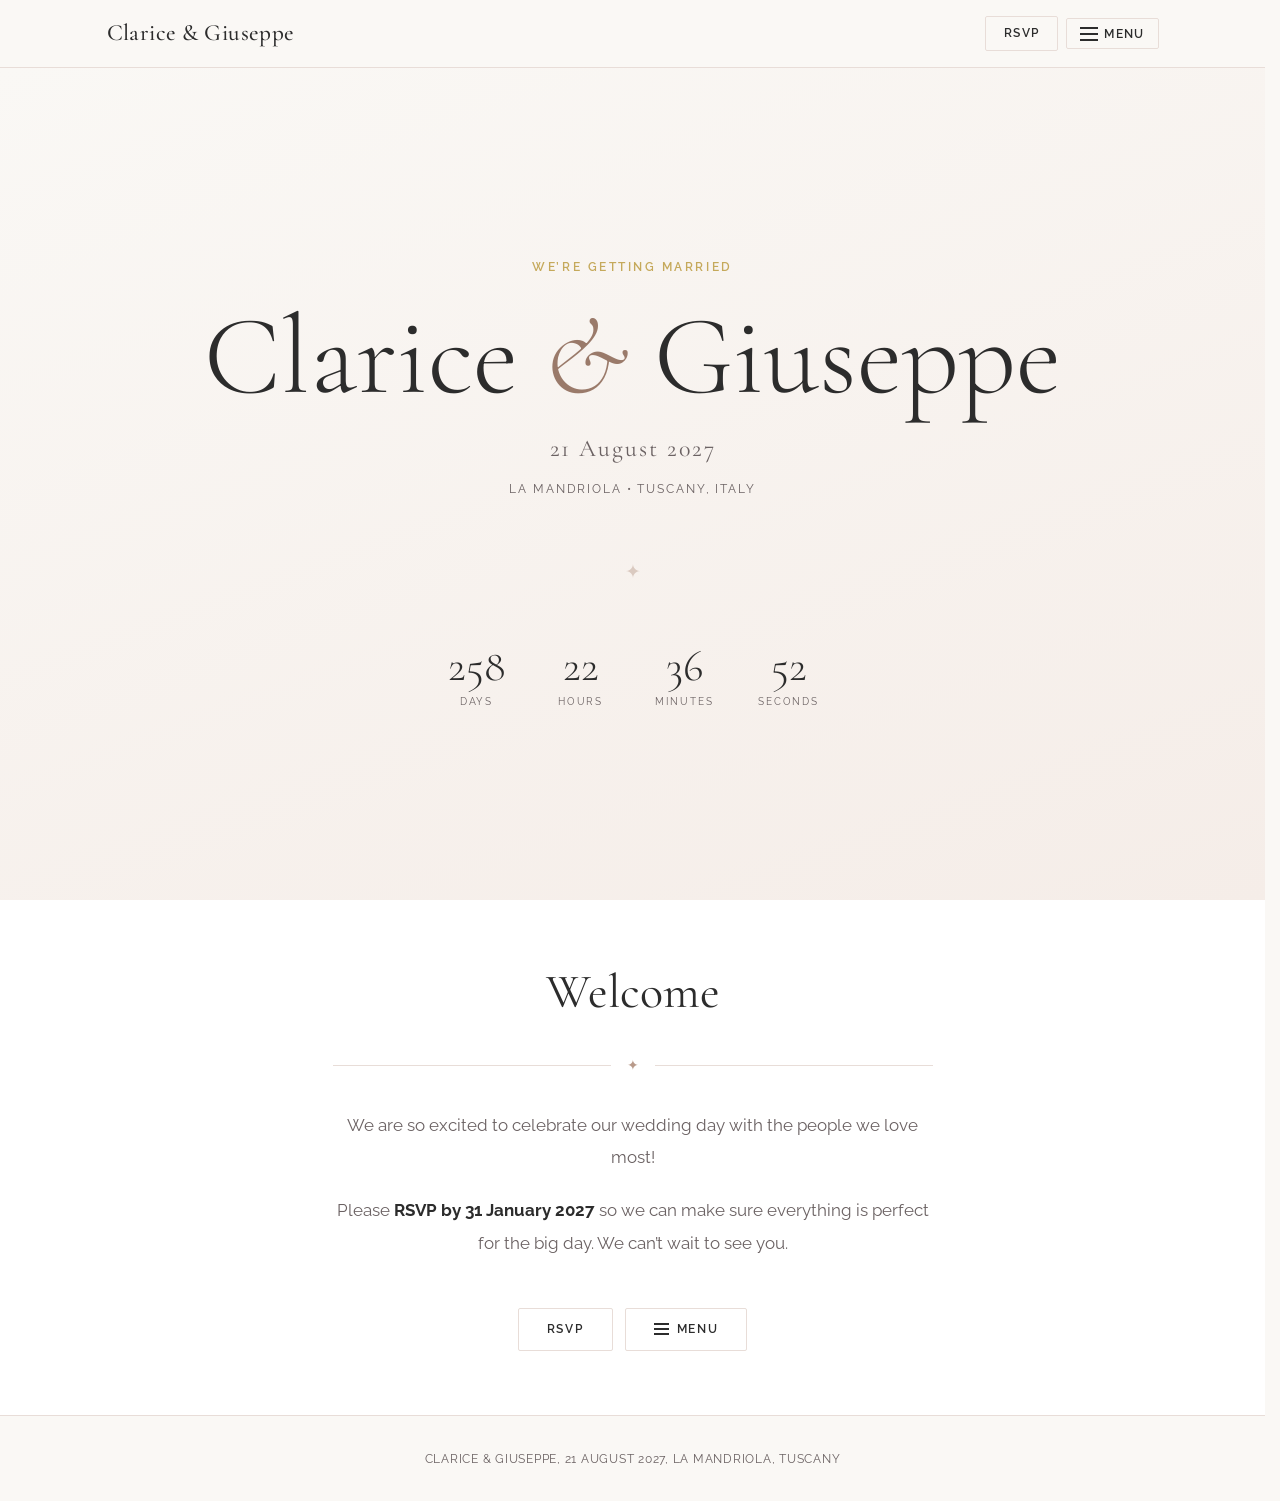
<file: index.html>
<!DOCTYPE html>
<html lang="en">
<head>
  <meta charset="UTF-8">
  <meta name="viewport" content="width=device-width, initial-scale=1.0">
  <title>Clarice &amp; Giuseppe | 21 August 2027</title>
  <meta name="description" content="Join us to celebrate the wedding of Clarice and Giuseppe, 21 August 2027.">
  <meta name="robots" content="noindex, nofollow">
  <link rel="stylesheet" href="css/style.css?v=4">
</head>
<body>

  <header class="site-header">
    <nav class="nav" aria-label="Main navigation">
      <a href="index.html" class="nav__brand">Clarice &amp; Giuseppe</a>
      <ul class="nav__links">
        <li><a href="index.html" aria-current="page">Home</a></li>
        <li><a href="schedule.html">Schedule</a></li>
        <li><a href="travel.html">Travel</a></li>
        <li><a href="accommodation.html">Accommodation</a></li>
        <li><a href="rsvp.html">RSVP</a></li>
        <li><a href="registry.html">Gifts</a></li>
        <li><a href="faq.html">FAQ</a></li>
      </ul>
    </nav>
  </header>

  <main>

    <section class="hero">
      <p class="hero__eyebrow">We&rsquo;re getting married</p>
      <h1 class="hero__names">Clarice <em>&amp;</em> Giuseppe</h1>
      <p class="hero__date">21 August 2027</p>
      <p class="hero__venue">La Mandriola &bull; Tuscany, Italy</p>
      <p class="hero__ornament" aria-hidden="true">&#10022;</p>
      <div class="countdown" id="countdown" aria-label="Time until the wedding">
        <div class="countdown__item">
          <span class="countdown__num" id="cd-days">--</span>
          <span class="countdown__label">Days</span>
        </div>
        <div class="countdown__item">
          <span class="countdown__num" id="cd-hours">--</span>
          <span class="countdown__label">Hours</span>
        </div>
        <div class="countdown__item">
          <span class="countdown__num" id="cd-mins">--</span>
          <span class="countdown__label">Minutes</span>
        </div>
        <div class="countdown__item">
          <span class="countdown__num" id="cd-secs">--</span>
          <span class="countdown__label">Seconds</span>
        </div>
      </div>
    </section>

    <section class="section section--alt">
      <div class="container">
        <div class="welcome">
          <h2 class="section__title">Welcome</h2>
          <div class="divider" aria-hidden="true">&#10022;</div>
          <p style="color: var(--muted); line-height: 1.95; font-size: 1.05rem;">
            We are so excited to celebrate our wedding day with the people we love most!
          </p>
          <p style="color: var(--muted); margin-top: 1.25rem; line-height: 1.95; font-size: 1.05rem;">
            Please <strong style="color: var(--text);">RSVP by 31 January 2027</strong> so we can
            make sure everything is perfect for the big day. We can&rsquo;t wait to see you.
          </p>
          <div class="quick-links">
            <a href="rsvp.html" class="btn btn--outline">RSVP</a>
            <details class="quick-menu">
              <summary class="btn btn--outline">
                <svg width="15" height="12" viewBox="0 0 15 12" fill="none" stroke="currentColor" stroke-width="2" stroke-linecap="round" aria-hidden="true">
                  <line x1="0" y1="1" x2="15" y2="1"/>
                  <line x1="0" y1="6" x2="15" y2="6"/>
                  <line x1="0" y1="11" x2="15" y2="11"/>
                </svg>
                Menu
              </summary>
              <div class="quick-menu__panel">
                <a href="schedule.html">Schedule</a>
                <a href="travel.html">Travel</a>
                <a href="accommodation.html">Accommodation</a>
                <a href="registry.html">Gifts</a>
                <a href="faq.html">FAQ</a>
              </div>
            </details>
          </div>
        </div>
      </div>
    </section>

  </main>

  <footer class="site-footer">
    <p>Clarice &amp; Giuseppe, 21 August 2027, La Mandriola, Tuscany</p>
  </footer>

  <script>
    const weddingDate = new Date('2027-08-21T00:01:00');
    const days  = document.getElementById('cd-days');
    const hours = document.getElementById('cd-hours');
    const mins  = document.getElementById('cd-mins');
    const secs  = document.getElementById('cd-secs');
    const wrap  = document.getElementById('countdown');

    function pad(n) { return String(n).padStart(2, '0'); }

    let timer;
    function tick() {
      const diff = weddingDate - Date.now();
      if (diff <= 0) {
        wrap.textContent = 'Today is the day!';
        if (timer) clearInterval(timer); // wedding has arrived — stop ticking
        return;
      }
      const totalSecs = Math.floor(diff / 1000);
      days.textContent  = pad(Math.floor(totalSecs / 86400));
      hours.textContent = pad(Math.floor((totalSecs % 86400) / 3600));
      mins.textContent  = pad(Math.floor((totalSecs % 3600) / 60));
      secs.textContent  = pad(totalSecs % 60);
    }

    tick();
    timer = setInterval(tick, 1000);
  </script>

  <script src="js/nav.js"></script>
  <script src="js/confetti.js"></script>

</body>
</html>
</file>
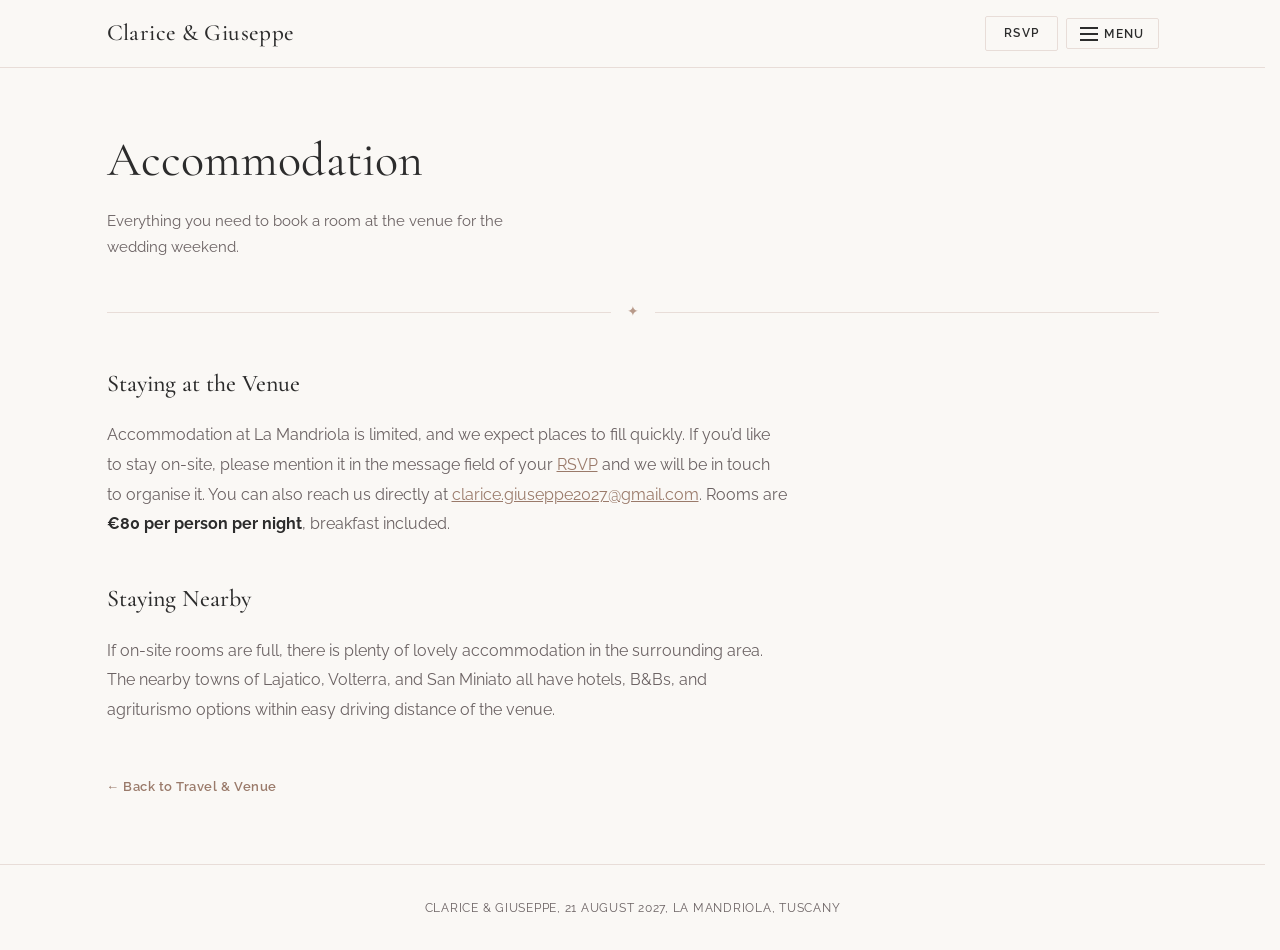
<file: accommodation.html>
<!DOCTYPE html>
<html lang="en">
<head>
  <meta charset="UTF-8">
  <meta name="viewport" content="width=device-width, initial-scale=1.0">
  <title>Accommodation | Clarice &amp; Giuseppe</title>
  <meta name="robots" content="noindex, nofollow">
  <link rel="stylesheet" href="css/style.css?v=4">
</head>
<body>

  <header class="site-header">
    <nav class="nav" aria-label="Main navigation">
      <a href="index.html" class="nav__brand">Clarice &amp; Giuseppe</a>
      <ul class="nav__links">
        <li><a href="index.html">Home</a></li>
        <li><a href="schedule.html">Schedule</a></li>
        <li><a href="travel.html">Travel</a></li>
        <li><a href="accommodation.html" aria-current="page">Accommodation</a></li>
        <li><a href="rsvp.html">RSVP</a></li>
        <li><a href="registry.html">Gifts</a></li>
        <li><a href="faq.html">FAQ</a></li>
      </ul>
    </nav>
  </header>

  <main>
    <section class="section">
      <div class="container">

        <h1 class="section__title">Accommodation</h1>
        <p class="section__subtitle">Everything you need to book a room at the venue for the wedding weekend.</p>

        <div class="divider" aria-hidden="true">&#10022;</div>

        <div style="max-width: 680px; margin-top: 2.5rem;">

          <h2 class="card__title" style="font-size: 1.5rem; margin-bottom: 1rem;">Staying at the Venue</h2>
          <p style="color: var(--muted); line-height: 1.85; margin-bottom: 2.5rem;">
            Accommodation at La Mandriola is limited, and we expect places to fill quickly.
            If you&rsquo;d like to stay on-site, please mention it in the message field of your <a href="rsvp.html" style="color: var(--rose-dark);">RSVP</a> and we will be in touch to organise it.
            You can also reach us directly at <a href="mailto:clarice.giuseppe2027@gmail.com" style="color: var(--rose-dark);">clarice.giuseppe2027@gmail.com</a>.
            Rooms are <strong style="color: var(--text);">&euro;80 per person per night</strong>, breakfast included.
          </p>

          <h2 class="card__title" style="font-size: 1.5rem; margin-bottom: 1rem;">Staying Nearby</h2>
          <p style="color: var(--muted); line-height: 1.85; margin-bottom: 2.5rem;">
            If on-site rooms are full, there is plenty of lovely accommodation in the surrounding area.
            The nearby towns of Lajatico, Volterra, and San Miniato all have hotels, B&amp;Bs, and
            agriturismo options within easy driving distance of the venue.
          </p>

          <p style="margin-top: 2rem;">
            <a href="travel.html" class="card__link">&larr; Back to Travel &amp; Venue</a>
          </p>

        </div>
      </div>
    </section>
  </main>

  <footer class="site-footer">
    <p>Clarice &amp; Giuseppe, 21 August 2027, La Mandriola, Tuscany</p>
  </footer>

  <script src="js/nav.js"></script>
  <script src="js/confetti.js"></script>
</body>
</html>
</file>
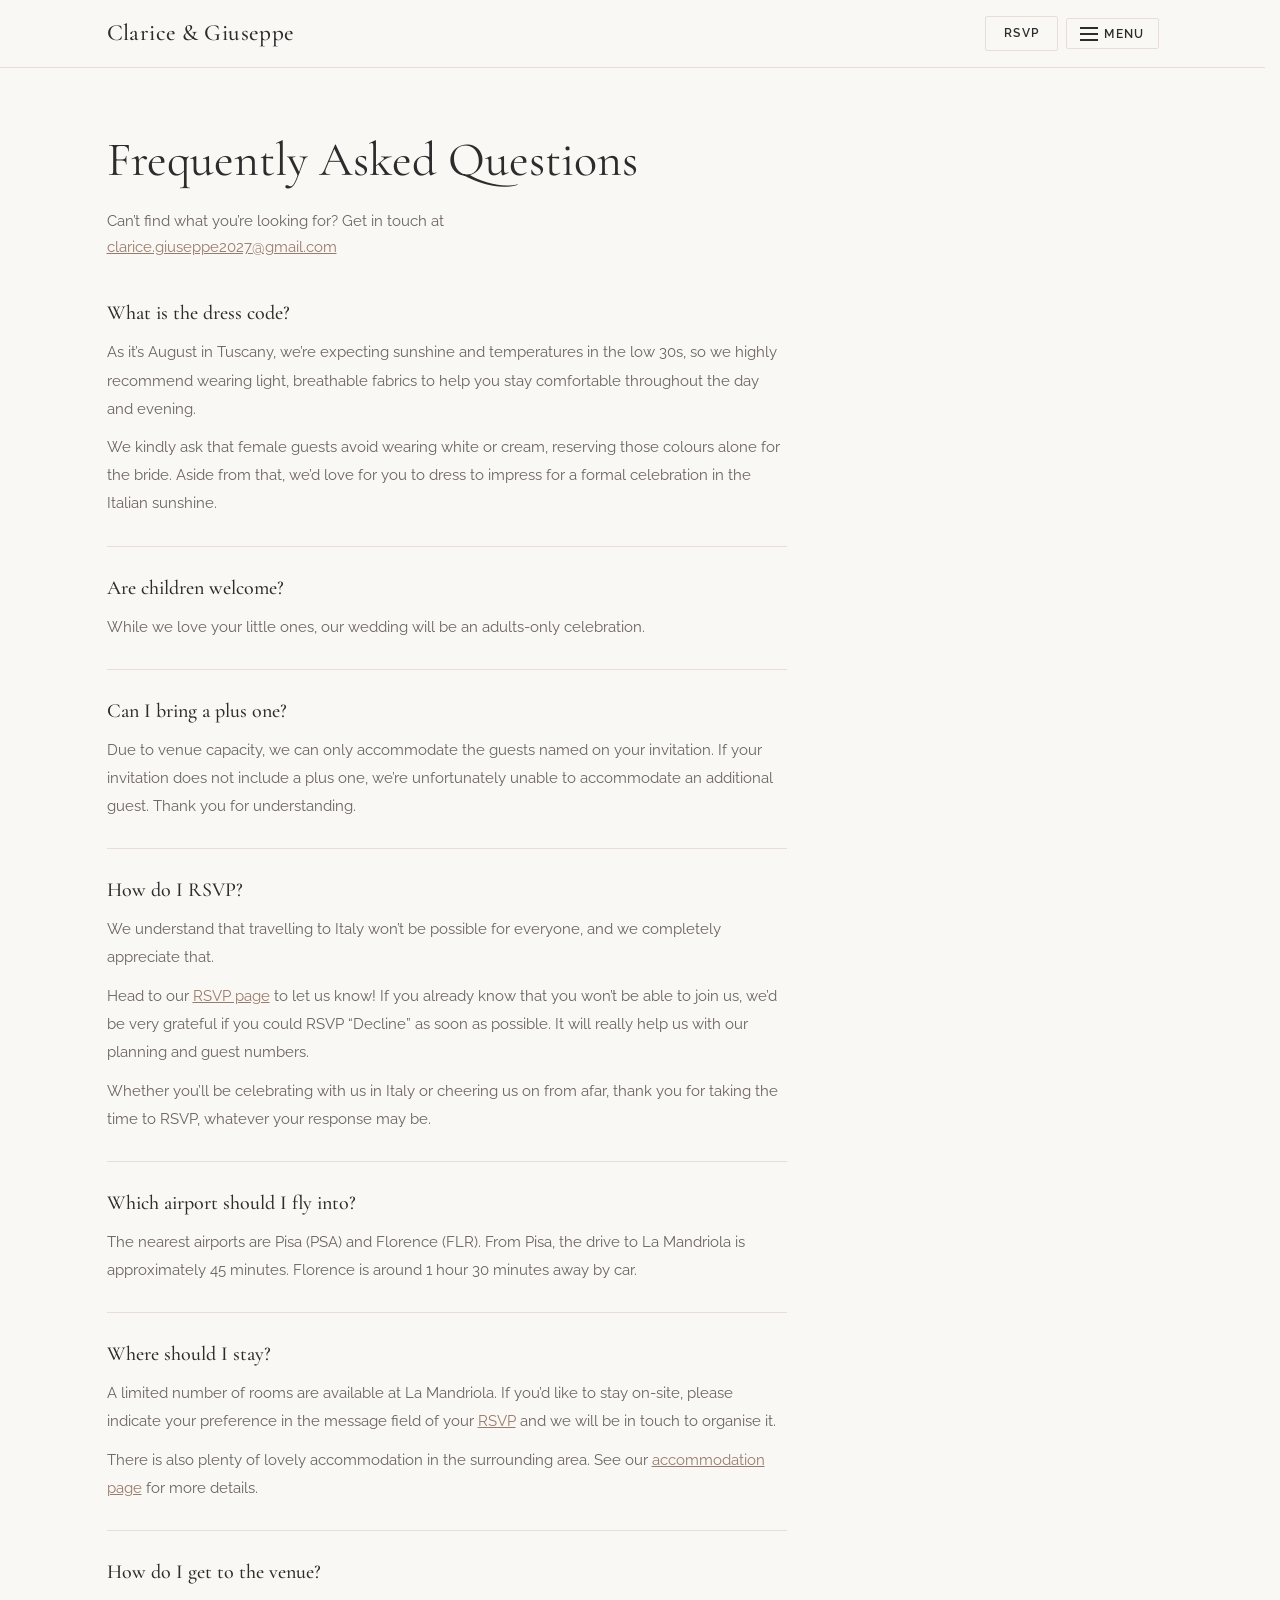
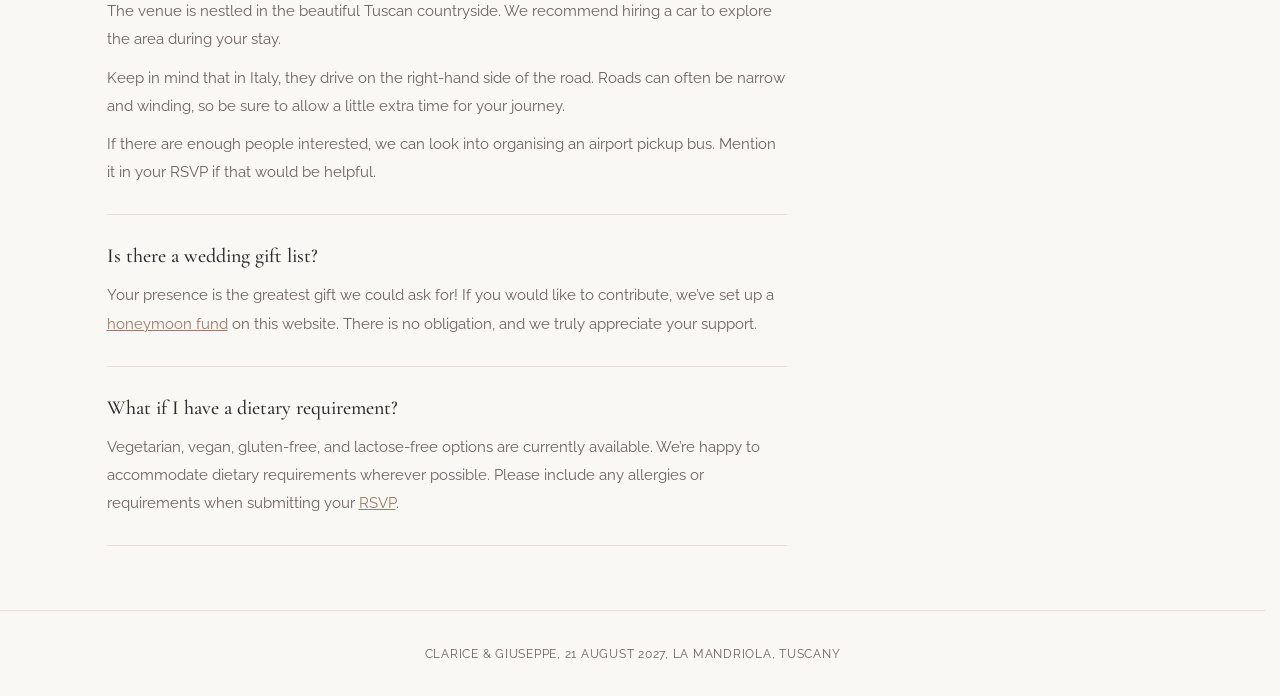
<file: faq.html>
<!DOCTYPE html>
<html lang="en">
<head>
  <meta charset="UTF-8">
  <meta name="viewport" content="width=device-width, initial-scale=1.0">
  <title>FAQ | Clarice &amp; Giuseppe</title>
  <meta name="robots" content="noindex, nofollow">
  <link rel="stylesheet" href="css/style.css?v=4">
  <style>
    .faq-list { max-width: 680px; margin-top: 2rem; }
    .faq-item { border-bottom: 1px solid var(--border); padding: 1.75rem 0; }
    .faq-item:first-child { padding-top: 0; }
    .faq-question {
      font-family: var(--font-serif);
      font-size: 1.25rem;
      font-weight: 500;
      color: var(--text);
      margin-bottom: 0.75rem;
      line-height: 1.3;
    }
    .faq-answer {
      color: var(--muted);
      font-size: 0.95rem;
      line-height: 1.85;
    }
    .faq-answer p + p { margin-top: 0.65rem; }
  </style>
</head>
<body>

  <header class="site-header">
    <nav class="nav" aria-label="Main navigation">
      <a href="index.html" class="nav__brand">Clarice &amp; Giuseppe</a>
      <ul class="nav__links">
        <li><a href="index.html">Home</a></li>
        <li><a href="schedule.html">Schedule</a></li>
        <li><a href="travel.html">Travel</a></li>
        <li><a href="accommodation.html">Accommodation</a></li>
        <li><a href="rsvp.html">RSVP</a></li>
        <li><a href="registry.html">Gifts</a></li>
        <li><a href="faq.html" aria-current="page">FAQ</a></li>
      </ul>
    </nav>
  </header>

  <main>
    <section class="section">
      <div class="container">

        <h1 class="section__title">Frequently Asked Questions</h1>
        <p class="section__subtitle">Can&rsquo;t find what you&rsquo;re looking for? Get in touch at <a href="mailto:clarice.giuseppe2027@gmail.com" style="color:var(--rose-dark);">clarice.giuseppe2027@gmail.com</a></p>

        <div class="faq-list">

          <div class="faq-item">
            <h2 class="faq-question">What is the dress code?</h2>
            <div class="faq-answer">
              <p>As it&rsquo;s August in Tuscany, we&rsquo;re expecting sunshine and temperatures in the low 30s, so we highly recommend wearing light, breathable fabrics to help you stay comfortable throughout the day and evening.</p>
              <p>We kindly ask that female guests avoid wearing white or cream, reserving those colours alone for the bride. Aside from that, we&rsquo;d love for you to dress to impress for a formal celebration in the Italian sunshine.</p>
            </div>
          </div>

          <div class="faq-item">
            <h2 class="faq-question">Are children welcome?</h2>
            <div class="faq-answer">
              <p>While we love your little ones, our wedding will be an adults-only celebration.</p>
            </div>
          </div>

          <div class="faq-item">
            <h2 class="faq-question">Can I bring a plus one?</h2>
            <div class="faq-answer">
              <p>Due to venue capacity, we can only accommodate the guests named on your invitation. If your invitation does not include a plus one, we&rsquo;re unfortunately unable to accommodate an additional guest. Thank you for understanding.</p>
            </div>
          </div>

          <div class="faq-item">
            <h2 class="faq-question">How do I RSVP?</h2>
            <div class="faq-answer">
              <p>We understand that travelling to Italy won&rsquo;t be possible for everyone, and we completely appreciate that.</p>
              <p>Head to our <a href="rsvp.html" style="color:var(--rose-dark);">RSVP page</a> to let us know! If you already know that you won&rsquo;t be able to join us, we&rsquo;d be very grateful if you could RSVP &ldquo;Decline&rdquo; as soon as possible. It will really help us with our planning and guest numbers.</p>
              <p>Whether you&rsquo;ll be celebrating with us in Italy or cheering us on from afar, thank you for taking the time to RSVP, whatever your response may be.</p>
            </div>
          </div>

          <div class="faq-item">
            <h2 class="faq-question">Which airport should I fly into?</h2>
            <div class="faq-answer">
              <p>The nearest airports are Pisa (PSA) and Florence (FLR). From Pisa, the drive to La Mandriola is approximately 45 minutes. Florence is around 1 hour 30 minutes away by car.</p>
            </div>
          </div>

          <div class="faq-item">
            <h2 class="faq-question">Where should I stay?</h2>
            <div class="faq-answer">
              <p>A limited number of rooms are available at La Mandriola. If you&rsquo;d like to stay on-site, please indicate your preference in the message field of your <a href="rsvp.html" style="color:var(--rose-dark);">RSVP</a> and we will be in touch to organise it.</p>
              <p>There is also plenty of lovely accommodation in the surrounding area. See our <a href="accommodation.html" style="color:var(--rose-dark);">accommodation page</a> for more details.</p>
            </div>
          </div>

          <div class="faq-item">
            <h2 class="faq-question">How do I get to the venue?</h2>
            <div class="faq-answer">
              <p>The venue is nestled in the beautiful Tuscan countryside. We recommend hiring a car to explore the area during your stay.</p>
              <p>Keep in mind that in Italy, they drive on the right-hand side of the road. Roads can often be narrow and winding, so be sure to allow a little extra time for your journey.</p>
              <p>If there are enough people interested, we can look into organising an airport pickup bus. Mention it in your RSVP if that would be helpful.</p>
            </div>
          </div>

          <div class="faq-item">
            <h2 class="faq-question">Is there a wedding gift list?</h2>
            <div class="faq-answer">
              <p>Your presence is the greatest gift we could ask for! If you would like to contribute, we&rsquo;ve set up a <a href="registry.html" style="color:var(--rose-dark);">honeymoon fund</a> on this website. There is no obligation, and we truly appreciate your support.</p>
            </div>
          </div>

          <div class="faq-item">
            <h2 class="faq-question">What if I have a dietary requirement?</h2>
            <div class="faq-answer">
              <p>Vegetarian, vegan, gluten-free, and lactose-free options are currently available. We&rsquo;re happy to accommodate dietary requirements wherever possible. Please include any allergies or requirements when submitting your <a href="rsvp.html" style="color:var(--rose-dark);">RSVP</a>.</p>
            </div>
          </div>

        </div>
      </div>
    </section>
  </main>

  <footer class="site-footer">
    <p>Clarice &amp; Giuseppe, 21 August 2027, La Mandriola, Tuscany</p>
  </footer>

  <script src="js/nav.js"></script>
  <script src="js/confetti.js"></script>
</body>
</html>
</file>
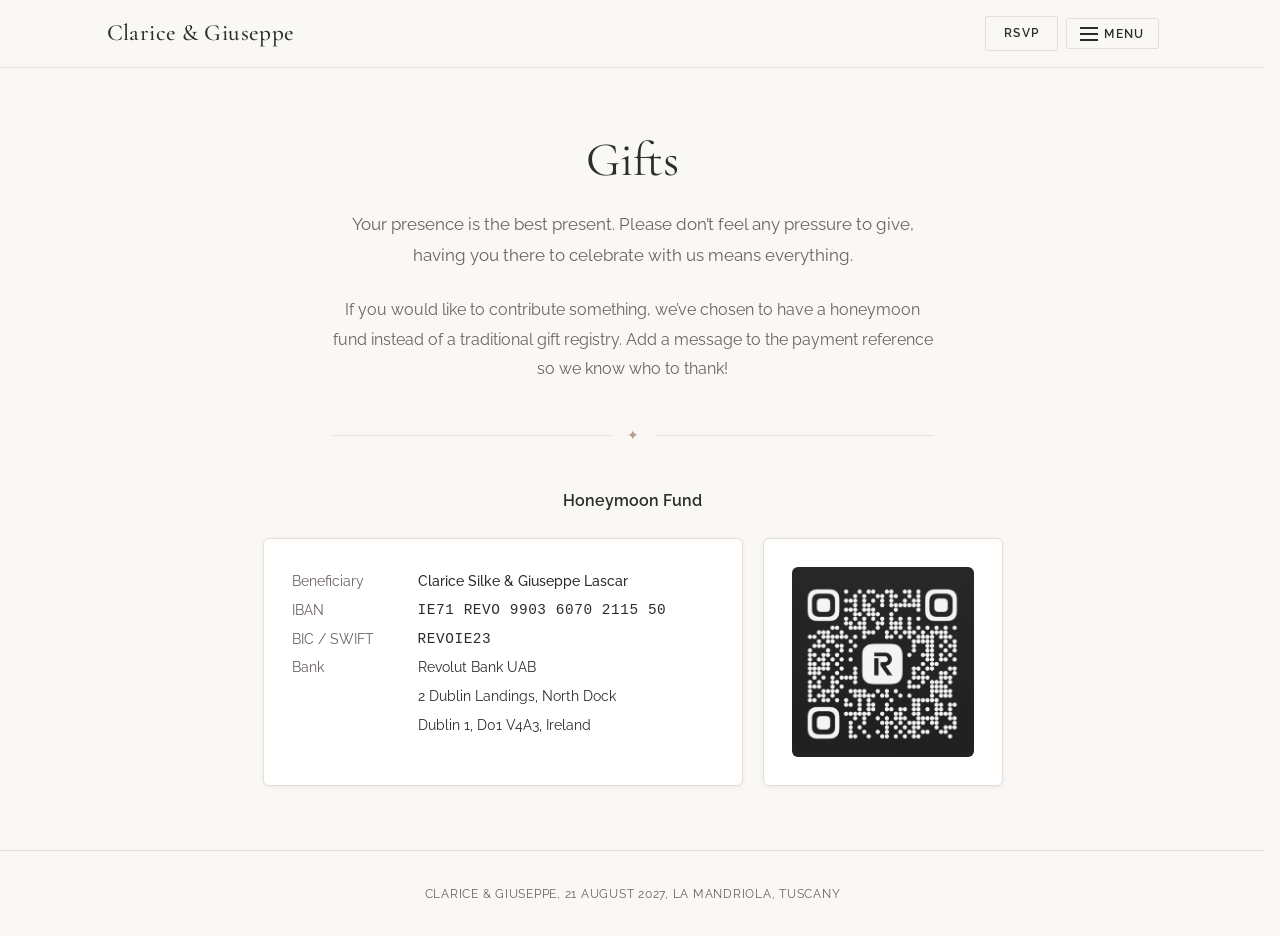
<file: registry.html>
<!DOCTYPE html>
<html lang="en">
<head>
  <meta charset="UTF-8">
  <meta name="viewport" content="width=device-width, initial-scale=1.0">
  <title>Gifts | Clarice &amp; Giuseppe</title>
  <meta name="robots" content="noindex, nofollow">
  <link rel="stylesheet" href="css/style.css?v=4">
</head>
<body>

  <header class="site-header">
    <nav class="nav" aria-label="Main navigation">
      <a href="index.html" class="nav__brand">Clarice &amp; Giuseppe</a>
      <ul class="nav__links">
        <li><a href="index.html">Home</a></li>
        <li><a href="schedule.html">Schedule</a></li>
        <li><a href="travel.html">Travel</a></li>
        <li><a href="accommodation.html">Accommodation</a></li>
        <li><a href="rsvp.html">RSVP</a></li>
        <li><a href="registry.html" aria-current="page">Gifts</a></li>
        <li><a href="faq.html">FAQ</a></li>
      </ul>
    </nav>
  </header>

  <main>
    <section class="section">
      <div class="container">
        <div style="max-width: 60ch; margin: 0 auto; text-align: center;">

        <h1 class="section__title">Gifts</h1>

        <p style="color: var(--muted); line-height: 1.85; font-size: 1.05rem; margin-bottom: 1.5rem;">
          Your presence is the best present. Please don&rsquo;t feel any pressure to give, having you there to celebrate with us means everything.
        </p>

        <p style="color: var(--muted); line-height: 1.85; margin-bottom: 2.5rem;">
          If you would like to contribute something, we&rsquo;ve chosen to have a honeymoon fund instead of a traditional gift registry.
          Add a message to the payment reference so we know who to thank!
        </p>

        <div class="divider" aria-hidden="true">&#10022;</div>

        </div>

        <div style="max-width: 780px; margin: 2.5rem auto 0; text-align: center;">
          <p style="color: var(--text); font-weight: 600; margin-bottom: 1.5rem;">Honeymoon Fund</p>
          <div style="display: flex; flex-wrap: wrap; gap: 1.25rem; justify-content: center; align-items: stretch;">

            <div class="card" style="flex: 1 1 360px; max-width: 480px; text-align: left;">
              <table style="width: 100%; border-collapse: collapse; font-size: 0.9rem; line-height: 2;">
                <tbody>
                  <tr>
                    <td style="color: var(--muted); padding-right: 1.5rem; white-space: nowrap; vertical-align: top;">Beneficiary</td>
                    <td style="color: var(--text); font-weight: 500;">Clarice Silke &amp; Giuseppe Lascar</td>
                  </tr>
                  <tr>
                    <td style="color: var(--muted); padding-right: 1.5rem; white-space: nowrap;">IBAN</td>
                    <td style="color: var(--text); font-family: monospace; letter-spacing: 0.04em;">IE71 REVO 9903 6070 2115 50</td>
                  </tr>
                  <tr>
                    <td style="color: var(--muted); padding-right: 1.5rem; white-space: nowrap;">BIC / SWIFT</td>
                    <td style="color: var(--text); font-family: monospace; letter-spacing: 0.04em;">REVOIE23</td>
                  </tr>
                  <tr>
                    <td style="color: var(--muted); padding-right: 1.5rem; white-space: nowrap; vertical-align: top;">Bank</td>
                    <td style="color: var(--text);">Revolut Bank UAB<br>2 Dublin Landings, North Dock<br>Dublin 1, D01 V4A3, Ireland</td>
                  </tr>
                </tbody>
              </table>
            </div>

            <div class="card" style="flex: 0 1 240px; display: flex; flex-direction: column; align-items: center; justify-content: center; gap: 0.85rem;">
              <img src="images/Rev%20QR%20Code.jpeg" alt="Revolut QR code to contribute to the honeymoon fund" style="width: 190px; height: auto; border-radius: var(--radius); display: block;">
            </div>

          </div>
        </div>
      </div>
    </section>
  </main>

  <footer class="site-footer">
    <p>Clarice &amp; Giuseppe, 21 August 2027, La Mandriola, Tuscany</p>
  </footer>

  <script src="js/nav.js"></script>
  <script src="js/confetti.js"></script>
</body>
</html>
</file>
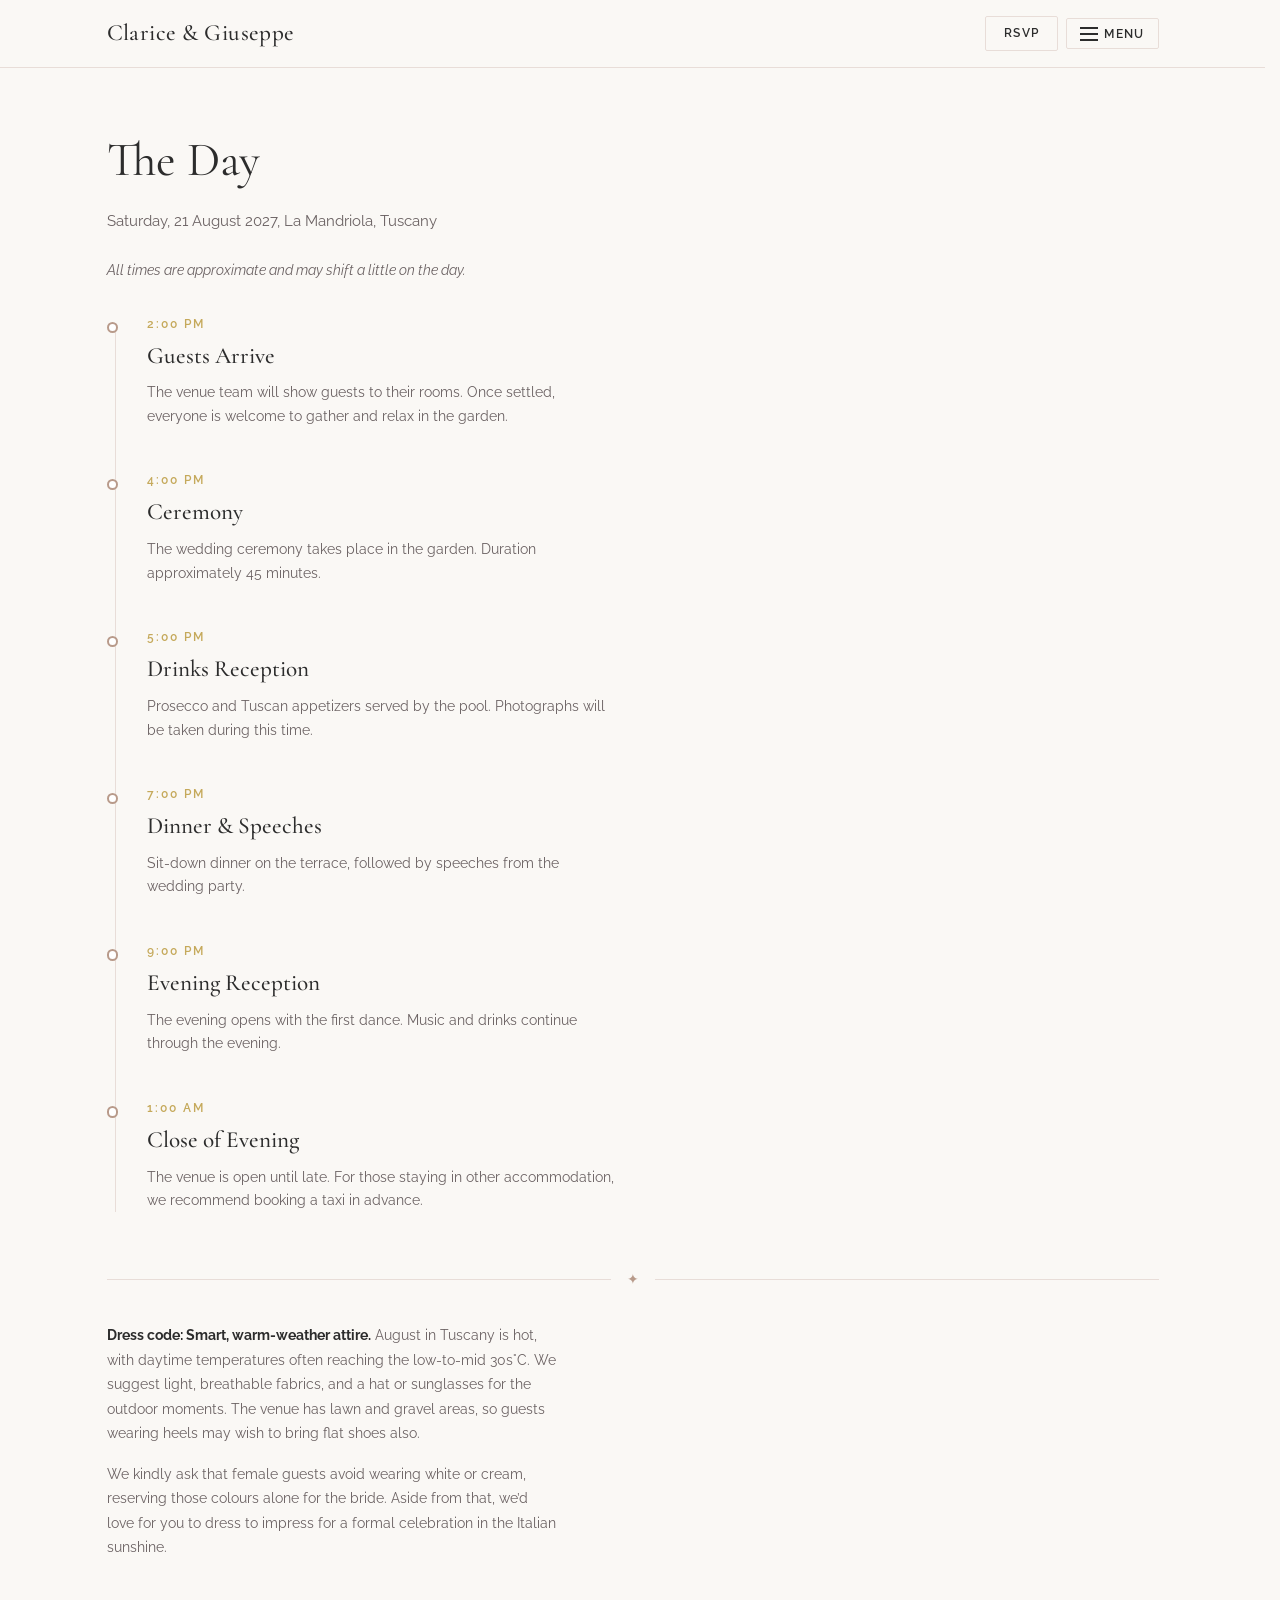
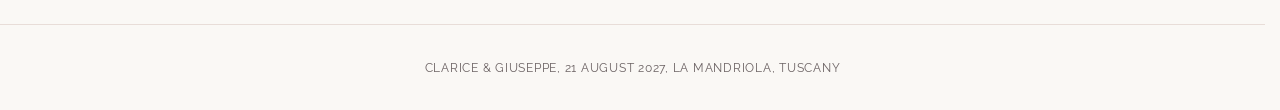
<file: schedule.html>
<!DOCTYPE html>
<html lang="en">
<head>
  <meta charset="UTF-8">
  <meta name="viewport" content="width=device-width, initial-scale=1.0">
  <title>Schedule | Clarice &amp; Giuseppe</title>
  <meta name="robots" content="noindex, nofollow">
  <link rel="stylesheet" href="css/style.css?v=4">
</head>
<body>

  <header class="site-header">
    <nav class="nav" aria-label="Main navigation">
      <a href="index.html" class="nav__brand">Clarice &amp; Giuseppe</a>
      <ul class="nav__links">
        <li><a href="index.html">Home</a></li>
        <li><a href="schedule.html" aria-current="page">Schedule</a></li>
        <li><a href="travel.html">Travel</a></li>
        <li><a href="accommodation.html">Accommodation</a></li>
        <li><a href="rsvp.html">RSVP</a></li>
        <li><a href="registry.html">Gifts</a></li>
        <li><a href="faq.html">FAQ</a></li>
      </ul>
    </nav>
  </header>

  <main>
    <section class="section">
      <div class="container">
        <h1 class="section__title">The Day</h1>
        <p class="section__subtitle">Saturday, 21 August 2027, La Mandriola, Tuscany</p>
        <p style="color: var(--muted); font-size: 0.88rem; margin-top: -1rem; margin-bottom: 2rem; font-style: italic;">All times are approximate and may shift a little on the day.</p>

        <div class="timeline">

          <div class="timeline__item">
            <p class="timeline__time">2:00 PM</p>
            <h2 class="timeline__event">Guests Arrive</h2>
            <p class="timeline__detail">The venue team will show guests to their rooms. Once settled, everyone is welcome to gather and relax in the garden.</p>
          </div>

          <div class="timeline__item">
            <p class="timeline__time">4:00 PM</p>
            <h2 class="timeline__event">Ceremony</h2>
            <p class="timeline__detail">The wedding ceremony takes place in the garden. Duration approximately 45 minutes.</p>
          </div>

          <div class="timeline__item">
            <p class="timeline__time">5:00 PM</p>
            <h2 class="timeline__event">Drinks Reception</h2>
            <p class="timeline__detail">Prosecco and Tuscan appetizers served by the pool. Photographs will be taken during this time.</p>
          </div>

          <div class="timeline__item">
            <p class="timeline__time">7:00 PM</p>
            <h2 class="timeline__event">Dinner &amp; Speeches</h2>
            <p class="timeline__detail">Sit-down dinner on the terrace, followed by speeches from the wedding party.</p>
          </div>

          <div class="timeline__item">
            <p class="timeline__time">9:00 PM</p>
            <h2 class="timeline__event">Evening Reception</h2>
            <p class="timeline__detail">The evening opens with the first dance. Music and drinks continue through the evening.</p>
          </div>

          <div class="timeline__item">
            <p class="timeline__time">1:00 AM</p>
            <h2 class="timeline__event">Close of Evening</h2>
            <p class="timeline__detail">The venue is open until late. For those staying in other accommodation, we recommend booking a taxi in advance.</p>
          </div>

        </div>

        <div class="divider" style="margin-top: 3.5rem;" aria-hidden="true">&#10022;</div>

        <p style="color: var(--muted); font-size: 0.9rem; margin-top: 1.75rem; max-width: 50ch;">
          <strong style="color: var(--text);">Dress code: Smart, warm-weather attire.</strong>
          August in Tuscany is hot, with daytime temperatures often reaching the low-to-mid 30s&deg;C. We
          suggest light, breathable fabrics, and a hat or sunglasses for the outdoor moments. The venue
          has lawn and gravel areas, so guests wearing heels may wish to bring flat shoes also.
        </p>
        <p style="color: var(--muted); font-size: 0.9rem; margin-top: 1rem; max-width: 50ch;">
          We kindly ask that female guests avoid wearing white or cream, reserving those colours alone for the bride.
          Aside from that, we&rsquo;d love for you to dress to impress for a formal celebration in the Italian sunshine.
        </p>

      </div>
    </section>
  </main>

  <footer class="site-footer">
    <p>Clarice &amp; Giuseppe, 21 August 2027, La Mandriola, Tuscany</p>
  </footer>

  <script src="js/nav.js"></script>
  <script src="js/confetti.js"></script>
</body>
</html>
</file>
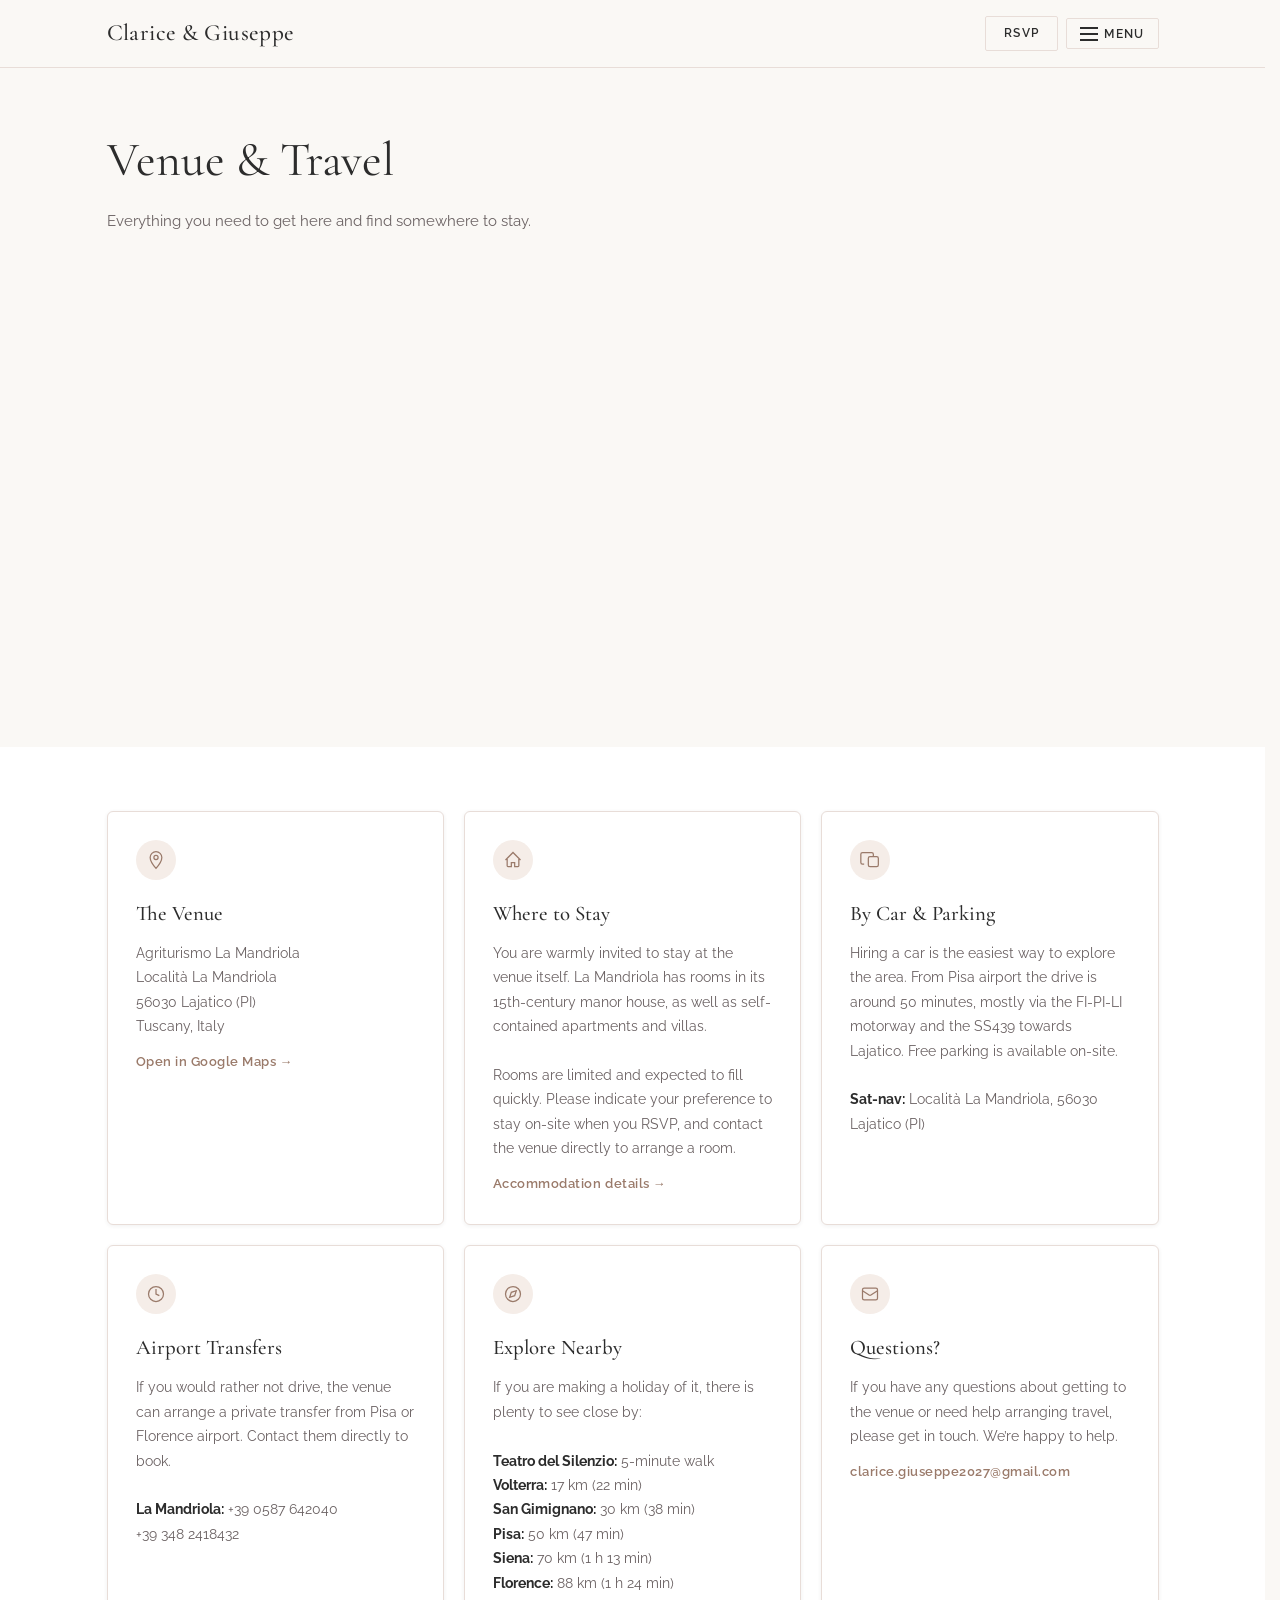
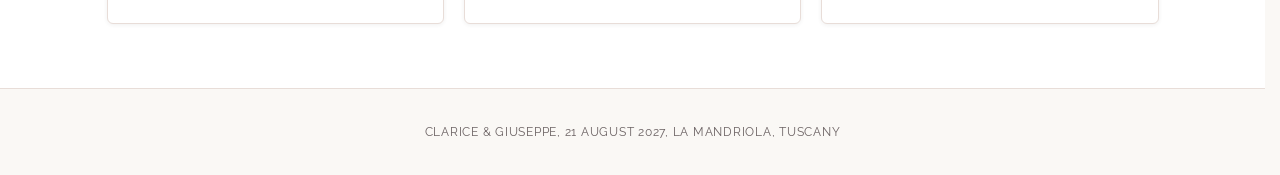
<file: travel.html>
<!DOCTYPE html>
<html lang="en">
<head>
  <meta charset="UTF-8">
  <meta name="viewport" content="width=device-width, initial-scale=1.0">
  <title>Travel &amp; Venue | Clarice &amp; Giuseppe</title>
  <meta name="robots" content="noindex, nofollow">
  <link rel="stylesheet" href="css/style.css?v=4">
</head>
<body>

  <header class="site-header">
    <nav class="nav" aria-label="Main navigation">
      <a href="index.html" class="nav__brand">Clarice &amp; Giuseppe</a>
      <ul class="nav__links">
        <li><a href="index.html">Home</a></li>
        <li><a href="schedule.html">Schedule</a></li>
        <li><a href="travel.html" aria-current="page">Travel</a></li>
        <li><a href="accommodation.html">Accommodation</a></li>
        <li><a href="rsvp.html">RSVP</a></li>
        <li><a href="registry.html">Gifts</a></li>
        <li><a href="faq.html">FAQ</a></li>
      </ul>
    </nav>
  </header>

  <main>

    <section class="section">
      <div class="container">
        <h1 class="section__title">Venue &amp; Travel</h1>
        <p class="section__subtitle">Everything you need to get here and find somewhere to stay.</p>
      </div>
    </section>

    <div class="container" style="margin-bottom: 3rem;">
      <!--
        Replace the iframe src below with your venue's Google Maps embed URL.
        How to get it: go to maps.google.com, search for your venue,
        click Share â†’ Embed a map, then copy the src URL from the iframe code.
      -->
      <iframe
        class="map-embed"
        src="https://maps.google.com/maps?q=Agriturismo+La+Mandriola+Lajatico+Pisa+Italy&output=embed&t=k"
        allowfullscreen
        loading="lazy"
        referrerpolicy="no-referrer-when-downgrade"
        title="Wedding venue location"
      ></iframe>
    </div>

    <section class="section section--alt">
      <div class="container">
        <div class="info-grid">

          <div class="card">
            <div class="card__icon" aria-hidden="true">
              <svg width="20" height="20" fill="none" stroke="currentColor" stroke-width="1.5" viewBox="0 0 24 24">
                <path d="M12 2C8.13 2 5 5.13 5 9c0 5.25 7 13 7 13s7-7.75 7-13c0-3.87-3.13-7-7-7zm0 9.5a2.5 2.5 0 010-5 2.5 2.5 0 010 5z"/>
              </svg>
            </div>
            <h2 class="card__title">The Venue</h2>
            <p class="card__text">
              Agriturismo La Mandriola<br>
              Località La Mandriola<br>
              56030 Lajatico (PI)<br>
              Tuscany, Italy
            </p>
            <a href="https://maps.google.com/?q=Agriturismo+La+Mandriola+Lajatico+Pisa+Italy" target="_blank" rel="noopener noreferrer" class="card__link">
              Open in Google Maps &rarr;
            </a>
          </div>

          <div class="card">
            <div class="card__icon" aria-hidden="true">
              <svg width="20" height="20" fill="none" stroke="currentColor" stroke-width="1.5" viewBox="0 0 24 24">
                <path d="M3 12l9-9 9 9M5 10v9a1 1 0 001 1h4v-5h4v5h4a1 1 0 001-1v-9"/>
              </svg>
            </div>
            <h2 class="card__title">Where to Stay</h2>
            <p class="card__text">
              You are warmly invited to stay at the venue itself. La Mandriola has rooms in its
              15th-century manor house, as well as self-contained apartments and villas.
              <br><br>
              Rooms are limited and expected to fill quickly. Please indicate your preference to stay on-site when you RSVP, and contact the venue directly to arrange a room.
            </p>
            <a href="accommodation.html" class="card__link">
              Accommodation details &rarr;
            </a>
          </div>

          <div class="card">
            <div class="card__icon" aria-hidden="true">
              <svg width="20" height="20" fill="none" stroke="currentColor" stroke-width="1.5" viewBox="0 0 24 24">
                <path d="M5 17H3a2 2 0 01-2-2V5a2 2 0 012-2h11a2 2 0 012 2v3m-4 12h8a2 2 0 002-2v-8a2 2 0 00-2-2h-8a2 2 0 00-2 2v8a2 2 0 002 2z"/>
              </svg>
            </div>
            <h2 class="card__title">By Car &amp; Parking</h2>
            <p class="card__text">
              Hiring a car is the easiest way to explore the area. From Pisa airport the drive is
              around 50 minutes, mostly via the FI-PI-LI motorway and the SS439 towards Lajatico.
              Free parking is available on-site.
              <br><br>
              <strong style="color:var(--text);">Sat-nav:</strong> Località La Mandriola, 56030 Lajatico (PI)
            </p>
          </div>

          <div class="card">
            <div class="card__icon" aria-hidden="true">
              <svg width="20" height="20" fill="none" stroke="currentColor" stroke-width="1.5" viewBox="0 0 24 24">
                <circle cx="12" cy="12" r="9"/>
                <path d="M12 6v6l4 2"/>
              </svg>
            </div>
            <h2 class="card__title">Airport Transfers</h2>
            <p class="card__text">
              If you would rather not drive, the venue can arrange a private transfer from Pisa or
              Florence airport. Contact them directly to book.
              <br><br>
              <strong style="color:var(--text);">La Mandriola:</strong> +39 0587 642040<br>
              +39 348 2418432
            </p>
          </div>

          <div class="card">
            <div class="card__icon" aria-hidden="true">
              <svg width="20" height="20" fill="none" stroke="currentColor" stroke-width="1.5" viewBox="0 0 24 24">
                <circle cx="12" cy="12" r="9"/>
                <polygon points="16 8 14 14 8 16 10 10 16 8"/>
              </svg>
            </div>
            <h2 class="card__title">Explore Nearby</h2>
            <p class="card__text">
              If you are making a holiday of it, there is plenty to see close by:
              <br><br>
              <strong style="color:var(--text);">Teatro del Silenzio:</strong> 5-minute walk<br>
              <strong style="color:var(--text);">Volterra:</strong> 17 km (22 min)<br>
              <strong style="color:var(--text);">San Gimignano:</strong> 30 km (38 min)<br>
              <strong style="color:var(--text);">Pisa:</strong> 50 km (47 min)<br>
              <strong style="color:var(--text);">Siena:</strong> 70 km (1 h 13 min)<br>
              <strong style="color:var(--text);">Florence:</strong> 88 km (1 h 24 min)
            </p>
          </div>

          <div class="card">
            <div class="card__icon" aria-hidden="true">
              <svg width="20" height="20" fill="none" stroke="currentColor" stroke-width="1.5" viewBox="0 0 24 24">
                <path d="M3 8l7.89 5.26a2 2 0 002.22 0L21 8M5 19h14a2 2 0 002-2V7a2 2 0 00-2-2H5a2 2 0 00-2 2v10a2 2 0 002 2z"/>
              </svg>
            </div>
            <h2 class="card__title">Questions?</h2>
            <p class="card__text">
              If you have any questions about getting to the venue or need help arranging travel, please get in touch. We&rsquo;re happy to help.
            </p>
            <a href="mailto:clarice.giuseppe2027@gmail.com" class="card__link">clarice.giuseppe2027@gmail.com</a>
          </div>

        </div>
      </div>
    </section>

  </main>

  <footer class="site-footer">
    <p>Clarice &amp; Giuseppe, 21 August 2027, La Mandriola, Tuscany</p>
  </footer>

  <script src="js/nav.js"></script>
  <script src="js/confetti.js"></script>
</body>
</html>
</file>
<file: css/style.css>
@import url('https://fonts.googleapis.com/css2?family=Cormorant+Garamond:ital,wght@0,300;0,400;0,500;0,600;1,300;1,400&family=Raleway:wght@300;400;500;600&display=swap');

/* =============================================
   Reset & Base
   ============================================= */
*, *::before, *::after { box-sizing: border-box; margin: 0; padding: 0; }
[hidden] { display: none !important; }

:root {
  --bg:          #FAF8F5;
  --surface:     #FFFFFF;
  --rose:        #B89A8A;
  --rose-dark:   #9A7A6A;
  --gold:        #C5A95B;
  --text:        #2C2C2C;
  --muted:       #6B6263;
  --border:      #E8DDD8;
  --claimed-bg:  #F5F1F0;
  --radius:      6px;
  --shadow-sm:   0 1px 4px rgba(44,44,44,0.07);
  --shadow:      0 2px 16px rgba(44,44,44,0.10);
  --nav-h:       68px;
  --max-w:       1100px;
  --font-serif:  'Cormorant Garamond', Georgia, serif;
  --font-sans:   'Raleway', sans-serif;
}

html { scroll-behavior: smooth; font-size: 16px; scrollbar-gutter: stable; }

body {
  font-family: var(--font-sans);
  font-weight: 400;
  color: var(--text);
  background: var(--bg);
  line-height: 1.7;
  min-height: 100vh;
  display: flex;
  flex-direction: column;
}

img { max-width: 100%; display: block; }
a { color: inherit; }
ul { list-style: none; }

/* =============================================
   Navigation
   ============================================= */
.site-header {
  position: sticky;
  top: 0;
  z-index: 100;
  height: var(--nav-h);
  background: rgba(250,248,245,0.94);
  backdrop-filter: blur(8px);
  border-bottom: 1px solid var(--border);
}

.nav {
  max-width: var(--max-w);
  margin: 0 auto;
  padding: 0 1.5rem;
  height: 100%;
  display: flex;
  align-items: center;
  justify-content: space-between;
  gap: 1rem;
}

.nav__brand {
  font-family: var(--font-serif);
  font-size: 1.45rem;
  font-weight: 500;
  letter-spacing: 0.02em;
  text-decoration: none;
  color: var(--text);
  white-space: nowrap;
}

.nav__links {
  display: none;
  gap: 0.1rem;
  flex-wrap: wrap;
  justify-content: flex-end;
}

.nav__links a {
  font-size: 0.76rem;
  font-weight: 600;
  letter-spacing: 0.12em;
  text-transform: uppercase;
  text-decoration: none;
  padding: 0.4rem 0.7rem;
  border-radius: var(--radius);
  color: var(--muted);
  transition: color 0.2s, background 0.2s;
}

.nav__links a:hover,
.nav__links a[aria-current="page"] {
  color: var(--text);
  background: var(--border);
}

/* =============================================
   Page layout
   ============================================= */
main { flex: 1; }

.container {
  max-width: var(--max-w);
  margin: 0 auto;
  padding: 0 1.5rem;
}

.section {
  padding: 4rem 0;
}

.section--alt {
  background: var(--surface);
}

.section__title {
  font-family: var(--font-serif);
  font-size: clamp(2rem, 5vw, 3rem);
  font-weight: 400;
  margin-bottom: 0.4em;
  line-height: 1.2;
}

.section__subtitle {
  color: var(--muted);
  font-size: 0.95rem;
  margin-bottom: 2.5rem;
  max-width: 48ch;
}

.divider {
  display: flex;
  align-items: center;
  gap: 1rem;
  margin: 2rem 0;
  color: var(--rose);
  font-size: 0.85rem;
}

.divider::before,
.divider::after {
  content: '';
  flex: 1;
  height: 1px;
  background: var(--border);
}

/* =============================================
   Hero
   ============================================= */
.hero {
  min-height: calc(100vh - var(--nav-h));
  display: flex;
  flex-direction: column;
  align-items: center;
  justify-content: center;
  text-align: center;
  padding: 4rem 1.5rem;
  background: linear-gradient(160deg, #FAF8F5 0%, #F5EDE8 100%);
}

.hero__eyebrow {
  font-size: 0.72rem;
  letter-spacing: 0.22em;
  text-transform: uppercase;
  color: var(--gold);
  font-weight: 600;
  margin-bottom: 1.5rem;
}

.hero__names {
  font-family: var(--font-serif);
  font-size: clamp(3.5rem, 10vw, 7rem);
  font-weight: 300;
  line-height: 1;
  margin-bottom: 1rem;
  color: var(--text);
}

.hero__names em {
  font-style: italic;
  color: var(--rose-dark);
}

.hero__date {
  font-family: var(--font-serif);
  font-size: clamp(1.1rem, 3vw, 1.5rem);
  font-weight: 400;
  color: var(--muted);
  letter-spacing: 0.08em;
  margin-bottom: 0.5rem;
}

.hero__venue {
  font-size: 0.78rem;
  letter-spacing: 0.15em;
  text-transform: uppercase;
  color: var(--muted);
  margin-bottom: 2.5rem;
}

.hero__ornament {
  color: var(--rose);
  font-size: 1.2rem;
  margin: 1rem 0;
  opacity: 0.45;
}

/* Countdown */
.countdown {
  display: flex;
  gap: 2rem;
  justify-content: center;
  flex-wrap: wrap;
  margin-top: 2.5rem;
}

.countdown__item {
  text-align: center;
  min-width: 4.5rem;
}

.countdown__num {
  font-family: var(--font-serif);
  font-size: 2.75rem;
  font-weight: 300;
  line-height: 1;
  display: block;
  color: var(--text);
}

.countdown__label {
  font-size: 0.65rem;
  letter-spacing: 0.18em;
  text-transform: uppercase;
  color: var(--muted);
  display: block;
  margin-top: 0.3rem;
}

/* Buttons */
.quick-links {
  display: flex;
  gap: 0.75rem;
  justify-content: center;
  flex-wrap: wrap;
  margin-top: 3rem;
}

.btn {
  display: inline-block;
  padding: 0.65rem 1.75rem;
  border-radius: 2px;
  font-family: var(--font-sans);
  font-size: 0.75rem;
  font-weight: 600;
  letter-spacing: 0.14em;
  text-transform: uppercase;
  text-decoration: none;
  cursor: pointer;
  border: none;
  transition: all 0.2s;
}

.btn--primary {
  background: var(--text);
  color: var(--bg);
}
.btn--primary:hover { background: #444; }

.btn--outline {
  background: transparent;
  color: var(--text);
  border: 1.5px solid var(--border);
}
.btn--outline:hover { border-color: var(--text); }

.btn--rose {
  background: var(--rose);
  color: var(--surface);
}
.btn--rose:hover { background: var(--rose-dark); }

.btn:disabled {
  opacity: 0.45;
  cursor: not-allowed;
  pointer-events: none;
}

/* Welcome section */
.welcome {
  text-align: center;
  max-width: 60ch;
  margin: 0 auto;
}

/* =============================================
   Timeline (schedule.html)
   ============================================= */
.timeline {
  position: relative;
  padding-left: 2.5rem;
  max-width: 700px;
}

.timeline::before {
  content: '';
  position: absolute;
  left: 0.5rem;
  top: 0.6rem;
  bottom: 0;
  width: 1px;
  background: var(--border);
}

.timeline__item {
  position: relative;
  margin-bottom: 2.75rem;
}

.timeline__item::before {
  content: '';
  position: absolute;
  left: -2.5rem;
  top: 0.45rem;
  width: 0.7rem;
  height: 0.7rem;
  border-radius: 50%;
  background: var(--surface);
  border: 2px solid var(--rose);
}

.timeline__time {
  font-size: 0.72rem;
  font-weight: 600;
  letter-spacing: 0.18em;
  text-transform: uppercase;
  color: var(--gold);
  margin-bottom: 0.15rem;
}

.timeline__event {
  font-family: var(--font-serif);
  font-size: 1.45rem;
  font-weight: 500;
  margin-bottom: 0.25rem;
}

.timeline__detail {
  color: var(--muted);
  font-size: 0.9rem;
  line-height: 1.65;
  max-width: 52ch;
}

/* =============================================
   Info cards (travel.html)
   ============================================= */
.info-grid {
  display: grid;
  grid-template-columns: repeat(auto-fill, minmax(300px, 1fr));
  gap: 1.25rem;
}

.card {
  background: var(--surface);
  border: 1px solid var(--border);
  border-radius: var(--radius);
  padding: 1.75rem;
  box-shadow: var(--shadow-sm);
}

.card__icon {
  width: 2.5rem;
  height: 2.5rem;
  background: #F5EDE8;
  border-radius: 50%;
  display: flex;
  align-items: center;
  justify-content: center;
  margin-bottom: 1rem;
  color: var(--rose-dark);
}

.card__title {
  font-family: var(--font-serif);
  font-size: 1.3rem;
  font-weight: 500;
  margin-bottom: 0.6rem;
}

.card__text {
  color: var(--muted);
  font-size: 0.9rem;
  line-height: 1.7;
}

.card__link {
  display: inline-block;
  margin-top: 0.75rem;
  font-size: 0.8rem;
  font-weight: 600;
  letter-spacing: 0.04em;
  color: var(--rose-dark);
  text-decoration: none;
}
.card__link:hover { text-decoration: underline; }

.map-embed {
  width: 100%;
  height: 360px;
  border: 0;
  border-radius: var(--radius);
  display: block;
}

/* =============================================
   RSVP Form
   ============================================= */
.form-card {
  background: var(--surface);
  border: 1px solid var(--border);
  border-radius: var(--radius);
  padding: 2.5rem;
  box-shadow: var(--shadow);
  max-width: 560px;
}

.form-group {
  margin-bottom: 1.25rem;
}

.form-label {
  display: block;
  font-size: 0.72rem;
  font-weight: 600;
  letter-spacing: 0.12em;
  text-transform: uppercase;
  color: var(--muted);
  margin-bottom: 0.45rem;
}

.form-input,
.form-select,
.form-textarea {
  width: 100%;
  padding: 0.7rem 0.9rem;
  border: 1.5px solid var(--border);
  border-radius: var(--radius);
  background: var(--surface);
  font-family: var(--font-sans);
  font-size: 0.95rem;
  color: var(--text);
  transition: border-color 0.2s;
  appearance: none;
}

.form-input:focus,
.form-select:focus,
.form-textarea:focus {
  outline: none;
  border-color: var(--rose);
}

.form-textarea { resize: vertical; min-height: 100px; }

.form-select-wrap { position: relative; }
.form-select-wrap::after {
  content: '';
  position: absolute;
  right: 1rem;
  top: 50%;
  transform: translateY(-50%);
  border: 5px solid transparent;
  border-top-color: var(--muted);
  pointer-events: none;
}

.radio-group {
  display: flex;
  gap: 1.5rem;
  flex-wrap: wrap;
}

.radio-label {
  display: flex;
  align-items: center;
  gap: 0.45rem;
  cursor: pointer;
  font-size: 0.95rem;
}
.radio-label input[type="radio"] { accent-color: var(--rose); width: 1rem; height: 1rem; }

.checkbox-group {
  display: grid;
  grid-template-columns: repeat(auto-fit, minmax(150px, 1fr));
  gap: 0.65rem 1.25rem;
}

.checkbox-label {
  display: flex;
  align-items: center;
  gap: 0.5rem;
  cursor: pointer;
  font-size: 0.95rem;
}
.checkbox-label input[type="checkbox"] { accent-color: var(--rose); width: 1rem; height: 1rem; flex-shrink: 0; }

.form-hint {
  margin-top: 0.75rem;
  font-size: 0.85rem;
  color: var(--muted);
  line-height: 1.5;
}
.form-hint strong { color: var(--text); }

.form-status {
  padding: 0.85rem 1rem;
  border-radius: var(--radius);
  font-size: 0.88rem;
  margin-bottom: 1.25rem;
}
.form-status--success { background: #F0F7EE; color: #3A6B35; border: 1px solid #BFDBB8; }
.form-status--error   { background: #FDF0EE; color: #6B3530; border: 1px solid #DBBBB8; }
.form-status--info    { background: #EEF2F7; color: #354A6B; border: 1px solid #B8C7DB; }

.rsvp-state {
  text-align: center;
  padding: 3rem 1.5rem;
}
.rsvp-state__icon {
  margin: 0 auto 1.25rem;
}
.rsvp-state__title {
  font-family: var(--font-serif);
  font-size: 1.75rem;
  font-weight: 400;
  margin-bottom: 0.5rem;
}
.rsvp-state__text { color: var(--muted); font-size: 0.95rem; }

/* =============================================
   Gift Registry
   ============================================= */
.registry-intro {
  max-width: 60ch;
  margin-bottom: 0.5rem;
}

.registry-intro p + p {
  margin-top: 0.75rem;
}

.gift-grid {
  display: grid;
  grid-template-columns: repeat(auto-fill, minmax(260px, 1fr));
  gap: 1.25rem;
  margin-top: 2rem;
}

.gift-card {
  background: var(--surface);
  border: 1.5px solid var(--border);
  border-radius: var(--radius);
  overflow: hidden;
  box-shadow: var(--shadow-sm);
  transition: box-shadow 0.2s, border-color 0.2s;
}

.gift-card:not(.gift-card--claimed):has(.gift-card__checkbox:checked) {
  border-color: var(--rose);
  box-shadow: 0 0 0 3px rgba(184,154,138,0.18);
}

.gift-card--claimed {
  opacity: 0.52;
  background: var(--claimed-bg);
}

.gift-card__label {
  display: flex;
  flex-direction: column;
  cursor: pointer;
  height: 100%;
}
.gift-card--claimed .gift-card__label { cursor: default; }

.gift-card__image {
  position: relative;
  aspect-ratio: 4/3;
  background: #EDE6E1;
  overflow: hidden;
}
.gift-card__image img {
  width: 100%;
  height: 100%;
  object-fit: cover;
}
.gift-card__image-placeholder {
  width: 100%;
  height: 100%;
  display: flex;
  align-items: center;
  justify-content: center;
  color: #C8BDB8;
}

.gift-card__claimed-badge {
  position: absolute;
  top: 0.75rem;
  left: 0.75rem;
  background: var(--text);
  color: var(--surface);
  font-size: 0.65rem;
  font-weight: 600;
  letter-spacing: 0.12em;
  text-transform: uppercase;
  padding: 0.2rem 0.6rem;
  border-radius: 2px;
}

.gift-card__body {
  padding: 1rem 1rem 0.5rem;
  flex: 1;
}

.gift-card__name {
  font-family: var(--font-serif);
  font-size: 1.15rem;
  font-weight: 500;
  margin-bottom: 0.35rem;
  line-height: 1.3;
}

.gift-card__desc {
  font-size: 0.84rem;
  color: var(--muted);
  line-height: 1.55;
  margin-bottom: 0.5rem;
}

.gift-card__price {
  font-size: 0.8rem;
  font-weight: 600;
  color: var(--gold);
  letter-spacing: 0.03em;
}

.gift-card__checkbox-wrap {
  padding: 0.75rem 1rem;
  display: flex;
  align-items: center;
  gap: 0.6rem;
  border-top: 1px solid var(--border);
  min-height: 3rem;
}

.gift-card__checkbox {
  width: 1.05rem;
  height: 1.05rem;
  accent-color: var(--rose);
  cursor: pointer;
  flex-shrink: 0;
}
.gift-card__checkbox:disabled { cursor: default; }

.gift-card__checkbox-label {
  font-size: 0.8rem;
  font-weight: 500;
  color: var(--muted);
  letter-spacing: 0.03em;
  user-select: none;
}

/* Submit bar */
.registry-submit-bar {
  position: sticky;
  bottom: 0;
  background: rgba(250,248,245,0.96);
  backdrop-filter: blur(10px);
  border-top: 1px solid var(--border);
  padding: 1rem 1.5rem;
  display: flex;
  align-items: center;
  justify-content: space-between;
  gap: 1rem;
  flex-wrap: wrap;
  z-index: 50;
}

.registry-submit-bar[hidden] { display: none; }

.registry-submit-bar__text {
  font-size: 0.88rem;
  color: var(--muted);
}
.registry-submit-bar__text strong { color: var(--text); }

/* States */
.loading-state {
  text-align: center;
  padding: 3rem;
  color: var(--muted);
  font-size: 0.88rem;
  letter-spacing: 0.06em;
}

.error-state {
  padding: 2rem;
  background: #FDF0EE;
  color: #6B3530;
  border: 1px solid #DBBBB8;
  border-radius: var(--radius);
  font-size: 0.9rem;
}

.registry-thankyou {
  text-align: center;
  padding: 4rem 2rem;
}
.registry-thankyou__title {
  font-family: var(--font-serif);
  font-size: 1.9rem;
  font-weight: 400;
  margin: 1rem 0 0.5rem;
}
.registry-thankyou__text { color: var(--muted); font-size: 0.95rem; }

/* Conflict toast */
.conflict-toast {
  position: fixed;
  bottom: 90px;
  left: 50%;
  transform: translateX(-50%);
  max-width: 420px;
  width: calc(100% - 3rem);
  background: #FDF0EE;
  color: #6B3530;
  border: 1px solid #DBBBB8;
  border-radius: var(--radius);
  padding: 0.85rem 1rem;
  font-size: 0.88rem;
  z-index: 200;
  box-shadow: var(--shadow);
}
.conflict-toast[hidden] { display: none; }

/* =============================================
   Footer
   ============================================= */
.site-footer {
  text-align: center;
  padding: 2rem 1.5rem;
  border-top: 1px solid var(--border);
  font-size: 0.78rem;
  color: var(--muted);
  letter-spacing: 0.06em;
  text-transform: uppercase;
}

/* =============================================
   Responsive
   ============================================= */
/* --- Mobile hamburger nav --- */
.nav__mobile {
  display: flex;
  align-items: center;
  gap: 0.5rem;
}

.nav__mobile-rsvp {
  padding: 0.45rem 1.1rem;
  background: transparent;
  color: var(--text);
  border: 1.5px solid var(--border);
  border-radius: 2px;
  font-family: var(--font-sans);
  font-size: 0.72rem;
  font-weight: 600;
  letter-spacing: 0.12em;
  text-transform: uppercase;
  text-decoration: none;
  transition: border-color 0.2s;
}
.nav__mobile-rsvp:hover { border-color: var(--text); }

.nav__menu-btn {
  display: flex;
  align-items: center;
  gap: 0.4rem;
  padding: 0.45rem 0.8rem;
  background: transparent;
  border: 1.5px solid var(--border);
  border-radius: 2px;
  font-family: var(--font-sans);
  font-size: 0.72rem;
  font-weight: 600;
  letter-spacing: 0.12em;
  text-transform: uppercase;
  color: var(--text);
  cursor: pointer;
  transition: border-color 0.2s;
}
.nav__menu-btn:hover { border-color: var(--text); }
.nav__menu-btn svg { flex-shrink: 0; }

.nav__dropdown {
  position: absolute;
  top: var(--nav-h);
  right: 1.5rem;
  min-width: 220px;
  background: rgba(250,248,245,0.98);
  backdrop-filter: blur(8px);
  border: 1px solid var(--border);
  border-top: none;
  border-radius: 0 0 var(--radius) var(--radius);
  box-shadow: var(--shadow);
  z-index: 99;
  overflow: hidden;
}

.nav__dropdown a {
  display: block;
  padding: 0.9rem 1.5rem;
  border-bottom: 1px solid var(--border);
  font-size: 0.78rem;
  font-weight: 600;
  letter-spacing: 0.12em;
  text-transform: uppercase;
  color: var(--muted);
  text-decoration: none;
  transition: color 0.15s, background 0.15s;
}
.nav__dropdown a:last-child { border-bottom: none; }
.nav__dropdown a:hover,
.nav__dropdown a[aria-current="page"] {
  color: var(--text);
  background: rgba(232,221,216,0.5);
}

/* --- Quick-links menu (home page welcome section) --- */
.quick-menu {
  position: relative;
}

.quick-menu summary {
  list-style: none;
  display: flex;
  align-items: center;
  gap: 0.5rem;
  cursor: pointer;
  user-select: none;
}
.quick-menu summary::-webkit-details-marker { display: none; }

.quick-menu__panel {
  position: absolute;
  top: calc(100% + 0.5rem);
  left: 50%;
  transform: translateX(-50%);
  min-width: 180px;
  background: var(--surface);
  border: 1px solid var(--border);
  border-radius: var(--radius);
  box-shadow: var(--shadow);
  z-index: 50;
  overflow: hidden;
}

.quick-menu__panel a {
  display: block;
  padding: 0.75rem 1.25rem;
  font-size: 0.78rem;
  font-weight: 600;
  letter-spacing: 0.1em;
  text-transform: uppercase;
  color: var(--muted);
  text-decoration: none;
  border-bottom: 1px solid var(--border);
  transition: color 0.15s, background 0.15s;
}
.quick-menu__panel a:last-child { border-bottom: none; }
.quick-menu__panel a:hover { color: var(--text); background: var(--border); }

@media (max-width: 640px) {
  .nav__brand { font-size: 1.2rem; }
  .section { padding: 2.5rem 0; }
  .form-card { padding: 1.5rem; }
  .timeline { padding-left: 2rem; }
  .countdown { gap: 1.25rem; }
  .countdown__num { font-size: 2.2rem; }
  .hero__names { font-size: clamp(2.8rem, 10vw, 5rem); }
}
</file>
